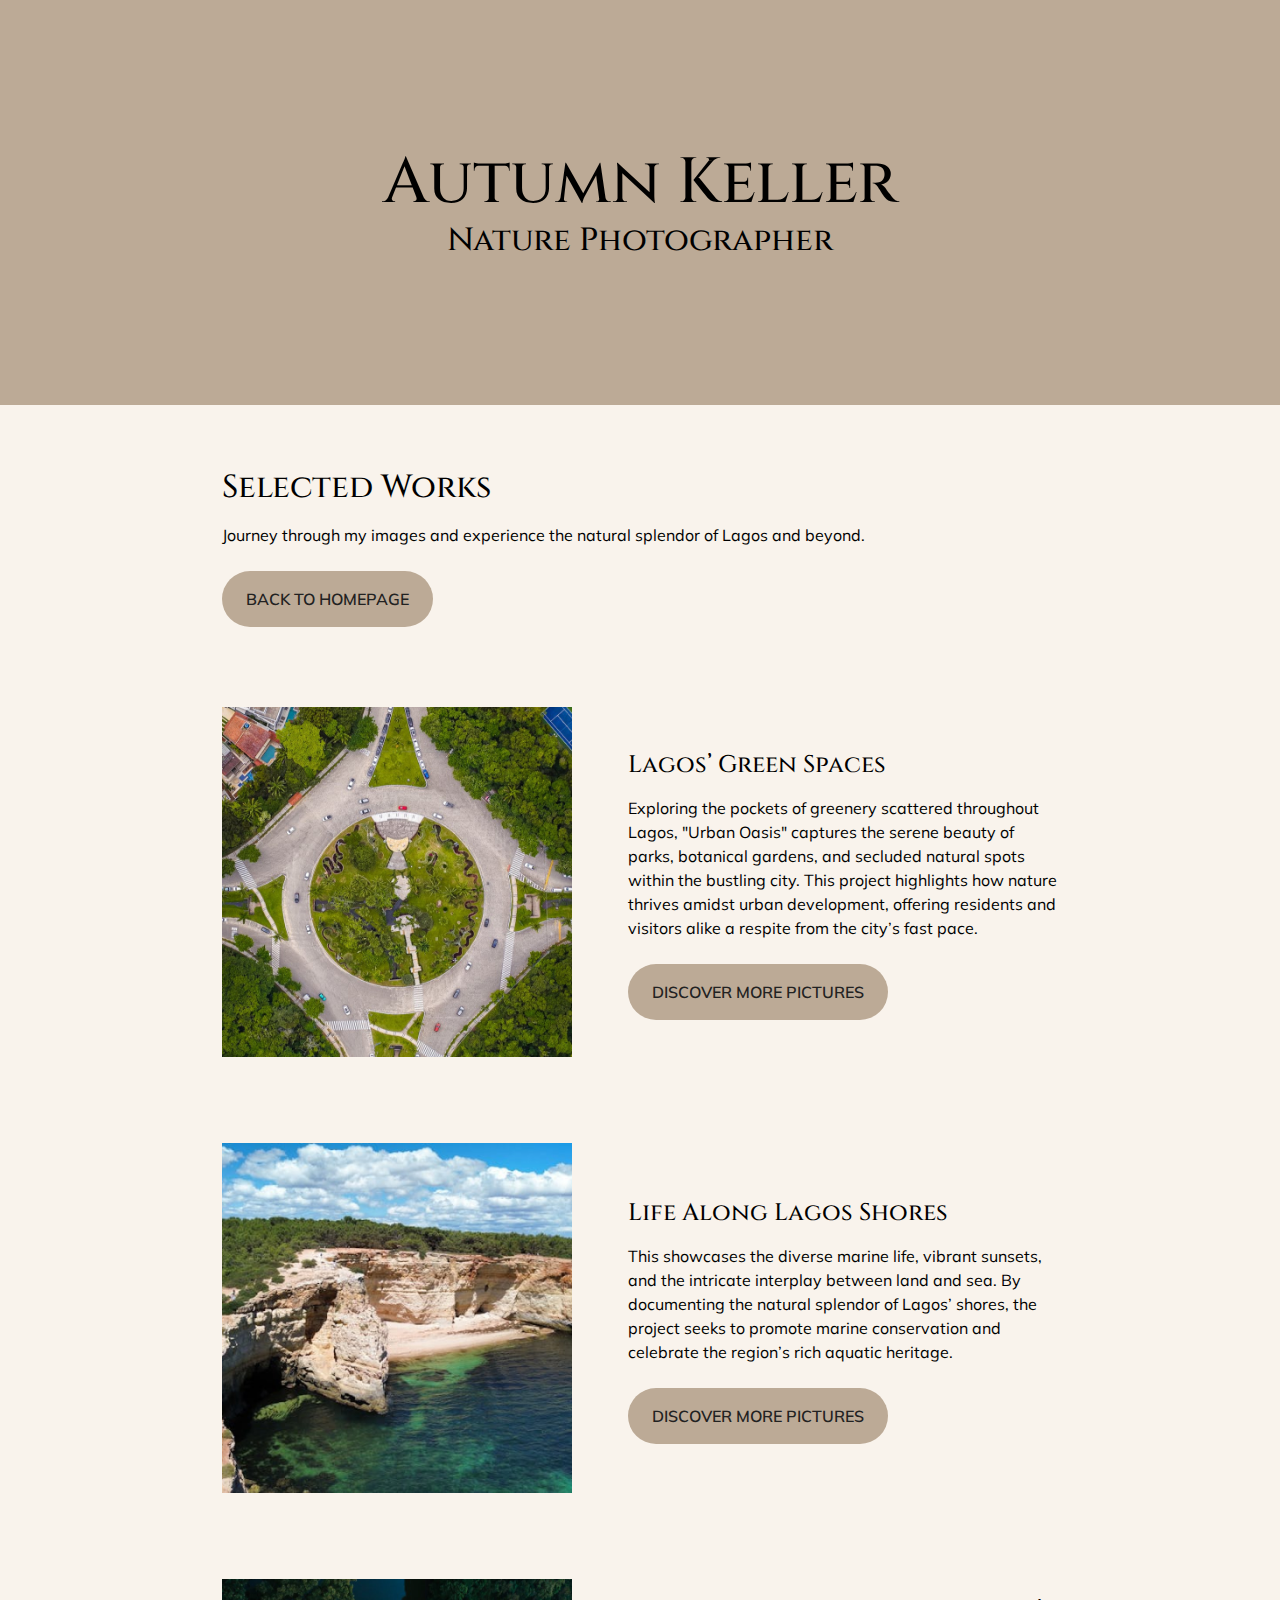
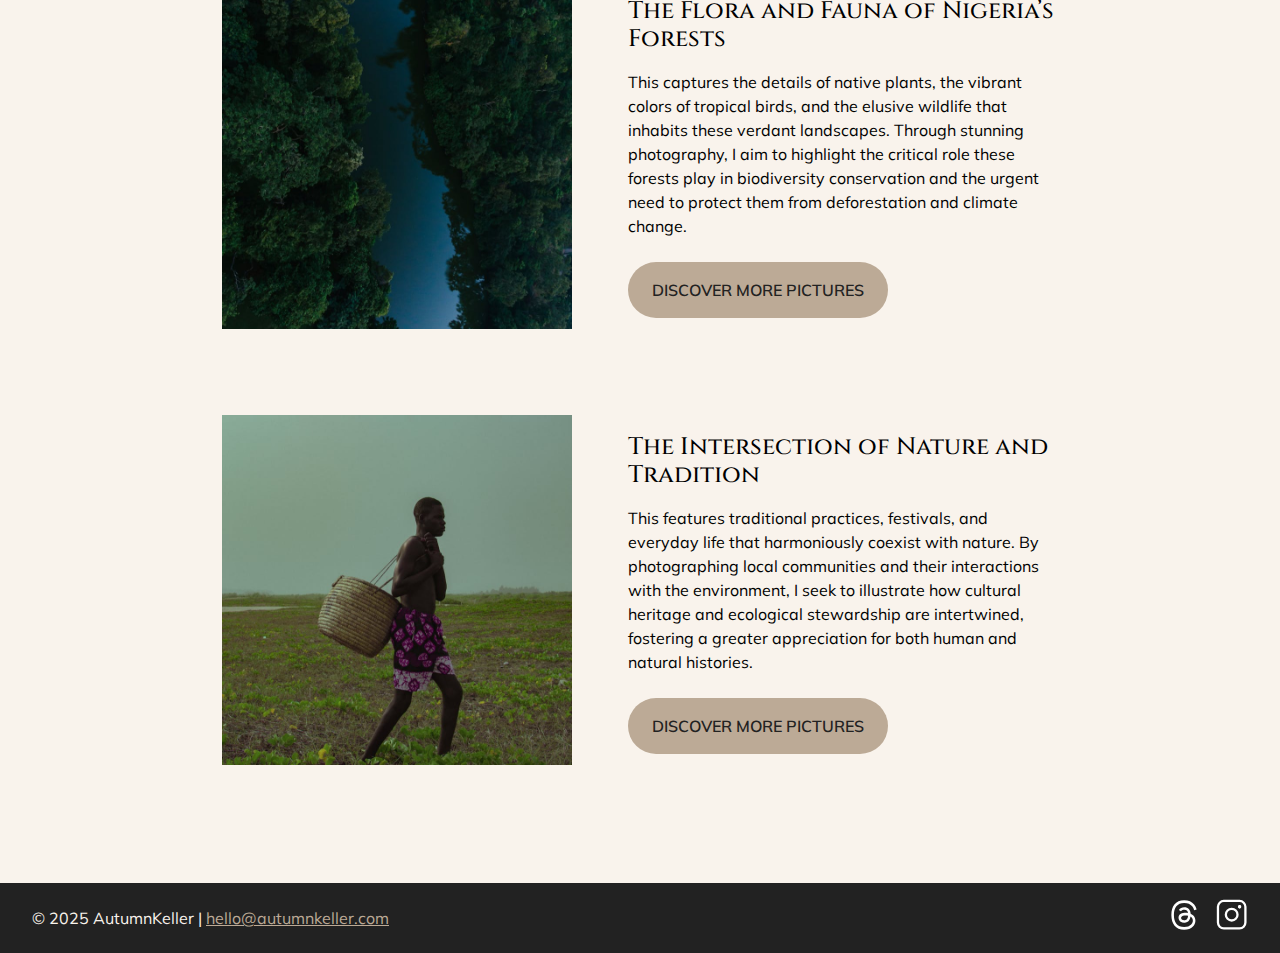
<file: work.html>
<!DOCTYPE html>
<html lang="en">
  <head>
    <meta charset="UTF-8">
    <meta name="viewport" content="width=device-width, initial-scale=1">
    <title>Work | Autumn Keller | Nature Photographer</title>
    <link rel="preconnect" href="https://fonts.googleapis.com">
    <link rel="preconnect" href="https://fonts.gstatic.com" crossorigin>
    <link href="https://fonts.googleapis.com/css2?family=Cinzel:wght@400..900&family=Mulish:ital,wght@0,200..1000;1,200..1000&display=swap" rel="stylesheet">
    <link rel="stylesheet" href="css/styles.css">
  </head>
  <body class="work">
    <!-- //  INTRO  // -->
    <header class="content-wrapper">
      <!-- Start content edits below this line. -->
      <div class="content-container header-container">
        <h1>Autumn Keller</h1>
        <h2>Nature Photographer</h2>
      </div>
      <!-- End content edits here. -->
    </header>
    
    <main class="content-container">
        <!-- //  PROFILE  // -->
        <section class="content-container text-button-container">
          <!-- Start content edits below this line. -->
          <div class="text-wrapper">
            <h2>Selected Works</h2>
            <p>Journey through my images and experience the natural splendor of Lagos and beyond.</p>
          </div>
          <a class="btn" href="index.html">Back to homepage</a>
          <!-- End content edits here. -->
        </section>
  
        <!-- //  PROJECTS  // -->
        <div class="project-wrapper">
          <!-- Start content edits below this line. -->
          <section class="project-item">
            <div class="project-img">
              <img src="images/work-green-spaces 1 (1).jpg" srcset="" alt="large green space" width="" height="">
            </div>
            <div class="project-details text-button-container">
              <div class="text-wrapper">
                <h3>Lagos’ Green Spaces</h3>
                <p>Exploring the pockets of greenery scattered throughout Lagos, "Urban Oasis" captures the serene beauty of parks, botanical gardens, and secluded natural spots within the bustling city. This project highlights how nature thrives amidst urban development, offering residents and visitors alike a respite from the city’s fast pace.</p>
              </div>
              <!-- link to project -->
              <a class="btn" href="#" target="_blank">Discover more pictures</a>
            </div>
          </section>
          <section class="project-item">
            <div class="project-img">
              <img src="images/work-lagos-shores 1.jpg" srcset="" alt="Valley with green colored water" width="" height="">
            </div>
            <div class="project-details text-button-container">
              <div class="text-wrapper">
                <h3>Life Along Lagos Shores</h3>
                <p>This showcases the diverse marine life, vibrant sunsets, and the intricate interplay between land and sea. By documenting the natural splendor of Lagos’ shores, the project seeks to promote marine conservation and celebrate the region’s rich aquatic heritage.</p>
              </div>
              <!-- link to project -->
              <a class="btn" href="#" target="_blank">Discover more pictures</a>
            </div>
          </section>
          <section class="project-item">
            <div class="project-img">
              <img src="images/work-forest.jpg" srcset="" alt="Bunch of green flora" width="" height="">
            </div>
            <div class="project-details text-button-container">
              <div class="text-wrapper">
                <h3>The Flora and Fauna of Nigeria’s Forests</h3>
                <p>This captures the details of native plants, the vibrant colors of tropical birds, and the elusive wildlife that inhabits these verdant landscapes. Through stunning photography, I aim to highlight the critical role these forests play in biodiversity conservation and the urgent need to protect them from deforestation and climate change.</p>
              </div>
              <!-- link to project -->
              <a class="btn" href="#" target="_blank">Discover more pictures</a>
            </div>
          </section>
          <section class="project-item">
            <div class="project-img">
              <img src="images/work-nature-tradition 1 (1).jpg" srcset="" alt="African farmer on farmland carrying a basket" width="" height="">
            </div>
            <div class="project-details text-button-container">
              <div class="text-wrapper">
                <h3>The Intersection of Nature and Tradition</h3>
                <p>This features traditional practices, festivals, and everyday life that harmoniously coexist with nature. By photographing local communities and their interactions with the environment, I seek to illustrate how cultural heritage and ecological stewardship are intertwined, fostering a greater appreciation for both human and natural histories.</p>
              </div>
              <!-- link to project -->
              <a class="btn" href="#" target="_blank">Discover more pictures</a>
            </div>
          </section>
          <!-- End content edits here. -->
        </div>
      </main>

    <!-- //  FOOTER INFO, SOCIAL MEDIA  // -->
    <footer>
      <!-- Start content edits below this line. -->
      <p>© 2025 AutumnKeller | <a href="mailto:hello@autumnkeller.com">hello@autumnkeller.com</a></p>

      <!-- Add or remove any networks. -->
      <ul class="socials">
        <li>
          <a href="#" target="_blank"><img class="icon-style" src="images/Threads-icon-white.svg" alt="Autumn's Threads Page"></a>
        </li>
        <li>
          <a href="#" target="_blank"><img class="icon-style" src="images/Instagram-icon-white.svg" alt="Autumn's Instagram Page"></a>
        </li>
      </ul>
      <!-- End content edits here. -->
    </footer>
  </body>
</html>
</file>
<file: css/styles.css>
/*
COLOUR PALETTE
Dark green: #3C8453
Sandy Beige: #BCAA96
Dark Grey: #222222
Light Grey: #D3D4D6
Off-white: #F9F3EC
*/

/*
GLOBAL STYLES
------------------------------------- */

html {
    box-sizing: border-box; 
}

*, *:before, *:after {
    box-sizing: inherit;
}

html, body {
    height: 100%;
}

body {
    background-color: #F9F3EC;
    margin: 0;
    font-family: "Mulish", serif;
    font-size: 1rem;
    line-height: 150%;
}

h1 {
    font-size: 4rem;
    line-height: 120%;
}

h2 {
    font-size: 2rem;
    line-height: 120%;
    text-align: center;
}

h3 {
    font-size: 1.5rem;
    line-height: 120%;
}

h1, h2, h3 {
    font-family: "Cinzel", serif;
    font-weight: 500;
}

.content-container {
    margin: 0 auto;
    padding: 32px;
    max-width: 900px;
}

header h1, h2, h3 {
    margin: 0;
}

/* Links 
------------------------------------- */
a {
    color: #3C8453;
}

a:hover {
    color: #BCAA96;
    text-decoration: none;
}

footer a {
    color: #BCAA96;
}

footer a:hover {
    color: #3C8453;
    text-decoration: none;
}

.btn {
    background: #BCAA96;
    color: #222222;
    text-decoration: none;
    text-transform: uppercase;
    font-weight: 600;
    display: inline-block;
    padding: 16px 24px;
    border-radius: 32px;
}

.btn:hover {
    background: #9C8163;
    color: #222222;
}

/*
HOME
------------------------------------ */
.home {
    background-image: url(../images/bg-home-green.jpg);
    background-size: cover;
    background-position: center center;
    background-repeat: no-repeat;
    background-attachment: fixed;
    background-color: #F9F3EC;
    min-height: 100vh;
}

.home .content-container {
    color: #F9F3EC;
    display: flex;
    flex-direction: column;
    gap: 32px;
    align-items: flex-start;
    margin-bottom: 80px;
}

.content-container header {
    margin-top: 24px;
    padding: 0;
}

.home .header-container {
    display: flex;
    flex-direction: column;
    gap: 32px;
    align-items: center;
    margin-top: 24px;
}

.home .content-wrapper {
        margin-bottom: 0;
    }

.content-wrapper {
    display: flex;
    align-items: center;
    margin-bottom: 32px;
}


/*
WORK
------------------------------------ */
.work header {
    background: #BCAA96;
    height: 45%;
}

.text-wrapper {
    display: flex;
    flex-direction: column;
}

.text-wrapper h2 {
    text-align: left;
}

.work .text-button-container {
    display: flex;
    flex-direction: column;
    align-items: flex-start;
    gap: 8px;
    padding: 0;
}

/*
FOOTER
------------------------------------ */
footer {
    background: #222222;
    color: #F9F3EC;
    display: flex;
    justify-content: space-between;
    padding: 0 32px;
    align-items: center;
    position: relative;
    bottom: auto;
}


.socials {
    list-style-type: none;
    padding: 0;
}

.socials li {
    display: inline-block;
    margin-left: 12px;
}

.socials img {
    width: 32px;
}

.socials img:hover {
    opacity: 50%;
}

@media screen and (max-width: 632px) {
    footer {
        display: flex;
        flex-flow: row wrap;
        justify-content: center;
        padding: 0 8px;
    }
}

/*
About me
------------------------------------ */
.about-item {
    display: flex;
    flex-direction: column;
    margin: 0;
  }
  
  .paragraph-one, .paragraph-two {
    margin-bottom: 1em;
  }
  
  .about-item p {
    line-height: 1.6;
    margin: 0;
    color: #F9F3EC;
  }

@media screen and (max-width: 700px) {
    .about-item {
        display: flex;
        flex-flow: row wrap;
        gap: 16px;
    }
}


/*
Projects
------------------------------------ */
.project-wrapper {
    display: flex;
    flex-direction: column;
    gap: 80px;
    margin: 80px 0;
}

.project-item {
    display: flex;
    justify-content: space-between;
    gap: 32px;
    align-items: center;
    margin: 0;
}

.project-item img {
    margin-right: 24px;
    width: 350px;
    object-fit: contain;
}

.project-details h3 {
    margin-top: 0;
}

@media screen and (max-width: 820px) {
    .project-item {
        flex-flow: row wrap;
    }
    .project-item img {
        width: 100%;
        height: auto;
        object-fit: contain;
    }
}

@media screen and (max-width: 642px) {
    h1 {
        font-size: 3rem;
    }
}

@media screen and (max-width: 452px) {
    h1 {
        font-size: 2.5rem;
    }
    h2 {
        font-size: 1.5rem;
    }
}

@media screen and (max-width: 400px) {
    h1 {
        font-size: 2rem;
    }
    h2 {
        font-size: 1.25rem;
    }
    body {
        font-size: 0.875rem;
    }
    .project-wrapper {
        gap: 64px;
        margin: 64px 0;
    }
}

@media screen and (min-width: 236px) and (max-width:389px) {
    .content-container {
        margin: 0 auto;
        padding: 16px;
        max-width: 900px;
    }
    .text-wrapper h2 {
        text-align: left;
    }
    h1 {
        font-size: 2rem;
        text-align: center;
    }
    h2 {
        font-size: 1.25rem;
        text-align: center;
    }
    .btn {
        display: inline-block;
        padding: 16px 16px;
        border-radius: 32px;
    }
    body {
        font-size: 0.75rem;
    }
}
</file>
